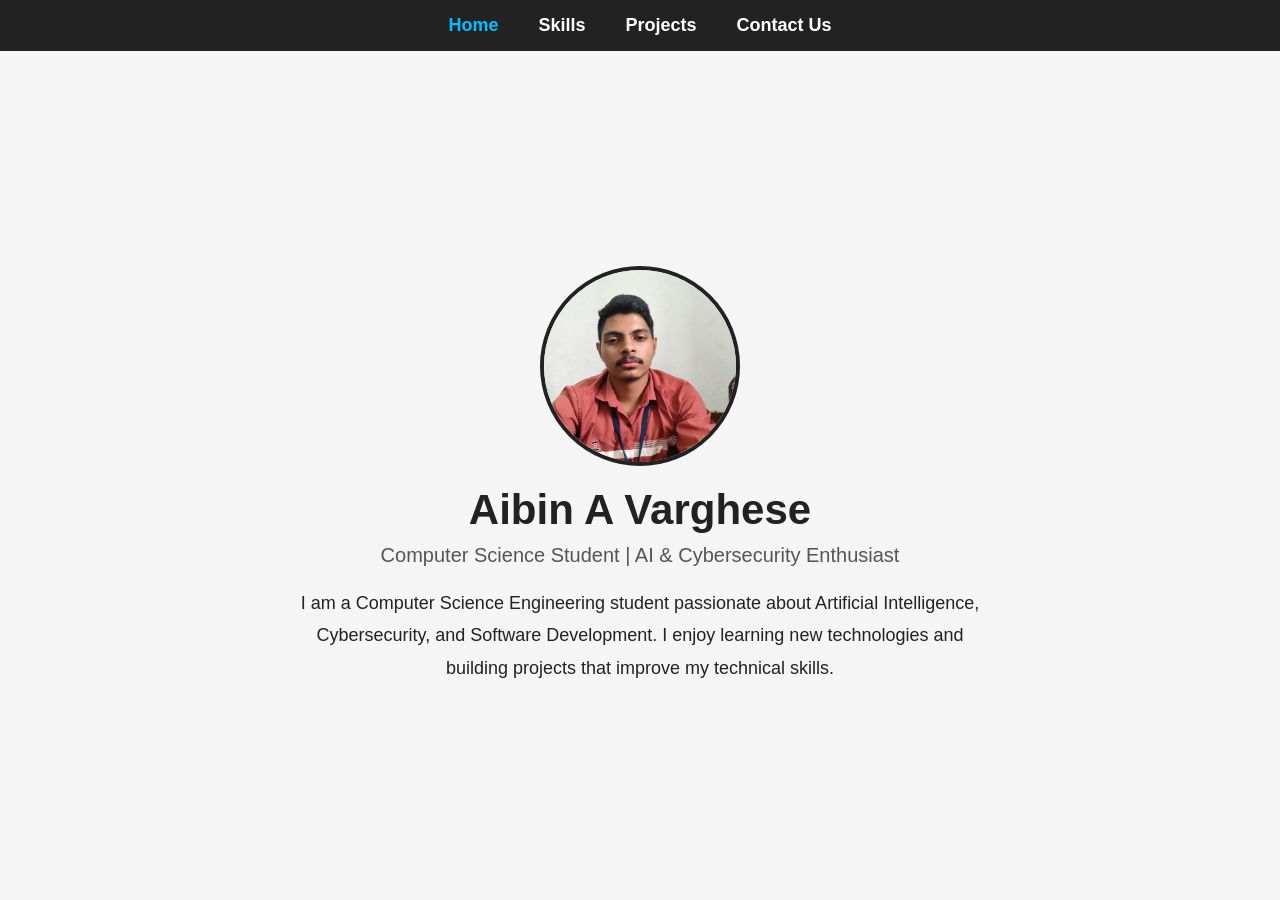
<file: index.html>
<!DOCTYPE html>
<html lang="en">
<head>
<meta charset="UTF-8">
<meta name="viewport" content="width=device-width, initial-scale=1.0">
<title>Aibin Portfolio</title>
<link rel="stylesheet" href="style.css">
</head>

<body>

<nav>
    <ul>
        <li><a href="index.html" class="active">Home</a></li>
        <li><a href="skills.html">Skills</a></li>
        <li><a href="projects.html">Projects</a></li>
        <li><a href="contactus.html">Contact Us</a></li>
    </ul>
</nav>

<main class="page home-page">

    <img src="hlo.png.jpeg" alt="Aibin Photo" class="profile-pic">

    <h1>Aibin A Varghese</h1>

    <p class="subtitle">
        Computer Science Student | AI & Cybersecurity Enthusiast
    </p>

    <p class="about">
        I am a Computer Science Engineering student passionate about
        Artificial Intelligence, Cybersecurity, and Software Development.
        I enjoy learning new technologies and building projects that
        improve my technical skills.
    </p>

</main>

</body>
</html>
</file>
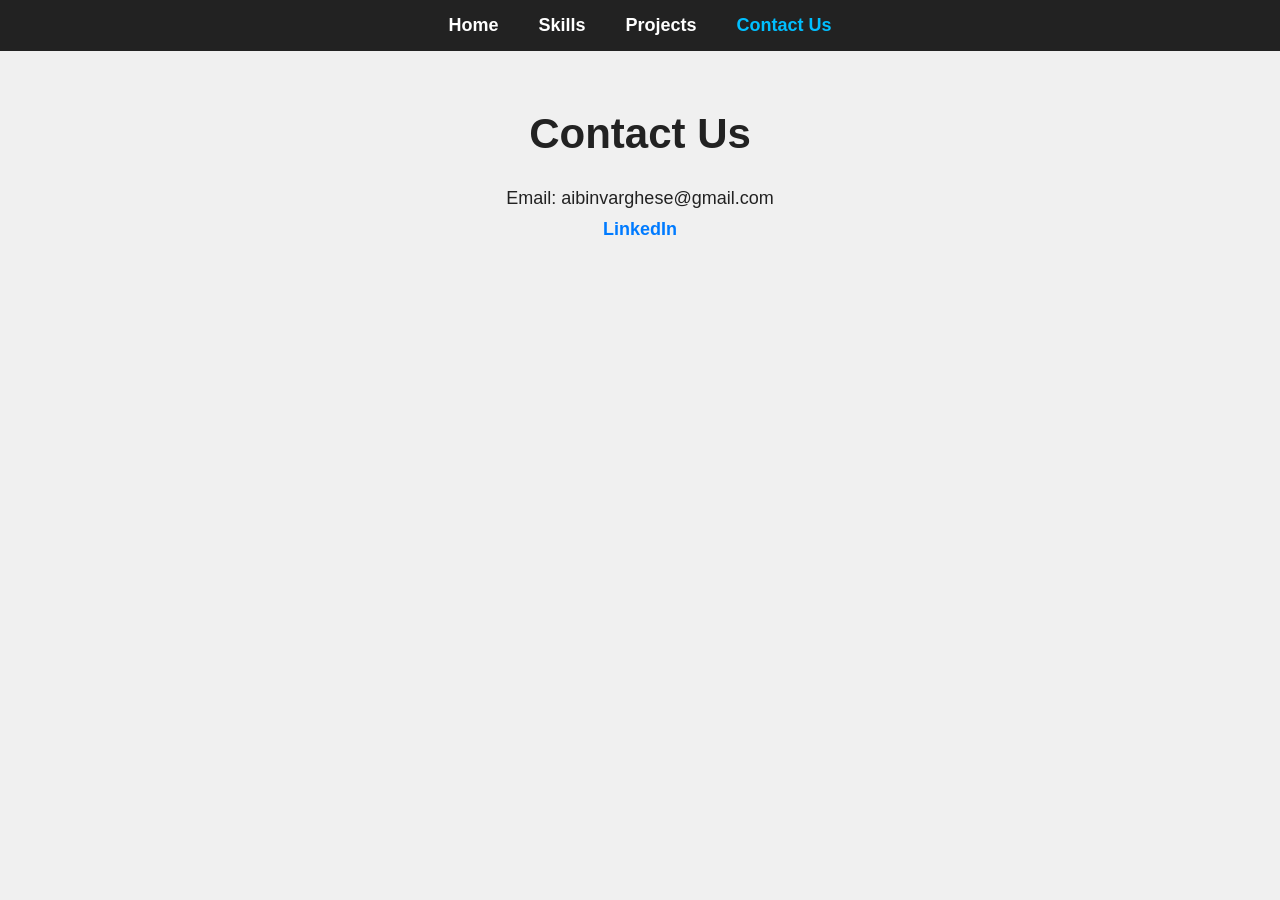
<file: contactus.html>
<!DOCTYPE html>
<html lang="en">
<head>
<meta charset="UTF-8">
<meta name="viewport" content="width=device-width, initial-scale=1.0">
<title>Contact Us - Aibin Portfolio</title>
<link rel="stylesheet" href="style.css">
</head>

<body>

<nav>
    <ul>
        <li><a href="index.html">Home</a></li>
        <li><a href="skills.html">Skills</a></li>
        <li><a href="projects.html">Projects</a></li>
        <li><a href="contactus.html" class="active">Contact Us</a></li>
    </ul>
</nav>

<main class="page contact-page">
    <h1>Contact Us</h1>

    <div class="contact-info">
        <p>Email: aibinvarghese@gmail.com</p>
        <a href="https://www.linkedin.com/in/aibin-a-varghese-347831329/">LinkedIn</a>
    </div>
</main>

</body>
</html>
</file>
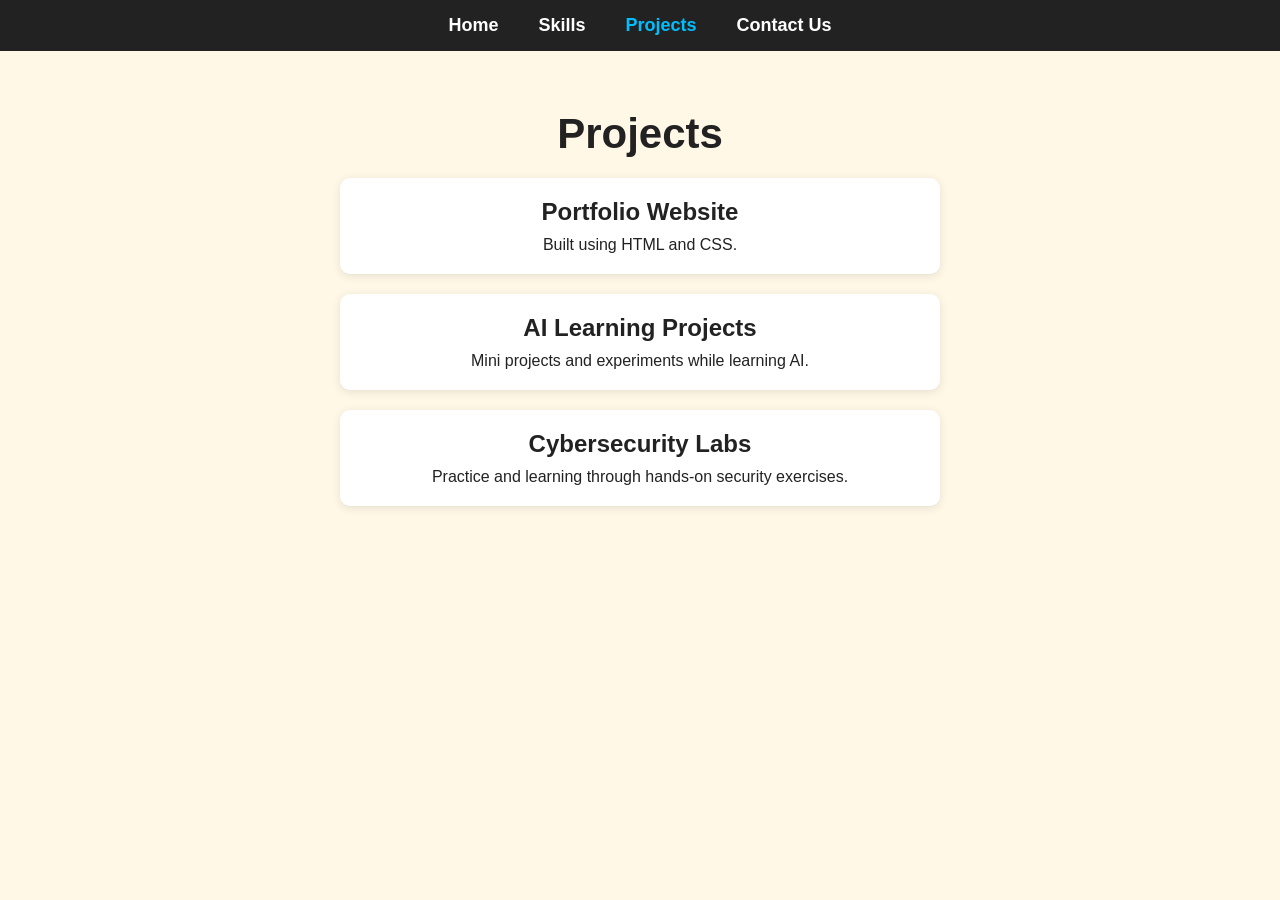
<file: projects.html>
<!DOCTYPE html>
<html lang="en">
<head>
<meta charset="UTF-8">
<meta name="viewport" content="width=device-width, initial-scale=1.0">
<title>Projects - Aibin Portfolio</title>
<link rel="stylesheet" href="style.css">
</head>

<body>

<nav>
    <ul>
        <li><a href="index.html">Home</a></li>
        <li><a href="skills.html">Skills</a></li>
        <li><a href="projects.html" class="active">Projects</a></li>
        <li><a href="contactus.html">Contact Us</a></li>
    </ul>
</nav>

<main class="page projects-page">
    <h1>Projects</h1>

    <div class="project-card">
        <h2>Portfolio Website</h2>
        <p>Built using HTML and CSS.</p>
    </div>

    <div class="project-card">
        <h2>AI Learning Projects</h2>
        <p>Mini projects and experiments while learning AI.</p>
    </div>

    <div class="project-card">
        <h2>Cybersecurity Labs</h2>
        <p>Practice and learning through hands-on security exercises.</p>
    </div>
</main>

</body>
</html>
</file>
<file: style.css>
* {
    margin: 0;
    padding: 0;
    box-sizing: border-box;
}

body {
    font-family: Arial, sans-serif;
    color: #222;
    background: #f5f5f5;
}

nav {
    position: fixed;
    top: 0;
    width: 100%;
    background: #222;
    padding: 15px 0;
    z-index: 1000;
}

nav ul {
    display: flex;
    justify-content: center;
    list-style: none;
    flex-wrap: wrap;
}

nav ul li {
    margin: 0 20px;
}

nav ul li a {
    color: white;
    text-decoration: none;
    font-size: 18px;
    font-weight: bold;
}

nav ul li a:hover,
nav ul li a.active {
    color: #00bfff;
}

.page {
    min-height: 100vh;
    padding: 110px 30px 60px;
    text-align: center;
}

.home-page {
    display: flex;
    flex-direction: column;
    justify-content: center;
    align-items: center;
}

.skills-page {
    background: #eaf3ff;
}

.projects-page {
    background: #fff8e7;
}

.contact-page {
    background: #f0f0f0;
}

.profile-pic {
    width: 200px;
    height: 200px;
    border-radius: 50%;
    object-fit: cover;
    border: 4px solid #222;
    margin-bottom: 20px;
}

h1 {
    font-size: 42px;
    margin-bottom: 10px;
}

.subtitle {
    font-size: 20px;
    color: #555;
    margin-bottom: 20px;
}

.about {
    max-width: 700px;
    line-height: 1.8;
    font-size: 18px;
}

.skills-container {
    margin-top: 30px;
}

.skill {
    display: inline-block;
    background: #007bff;
    color: white;
    padding: 10px 20px;
    margin: 10px;
    border-radius: 25px;
}

.project-card {
    background: white;
    max-width: 600px;
    margin: 20px auto;
    padding: 20px;
    border-radius: 10px;
    box-shadow: 0 2px 10px rgba(0, 0, 0, 0.1);
}

.project-card h2 {
    margin-bottom: 10px;
}

.contact-info {
    margin-top: 30px;
    font-size: 18px;
}

.contact-info p {
    margin: 10px 0;
}

.contact-info a {
    color: #007bff;
    font-weight: bold;
    text-decoration: none;
}

.contact-info a:hover {
    text-decoration: underline;
}

@media (max-width: 600px) {
    nav ul li {
        margin: 6px 10px;
    }

    nav ul li a {
        font-size: 16px;
    }

    h1 {
        font-size: 34px;
    }

    .page {
        padding: 130px 20px 50px;
    }
}
</file>
